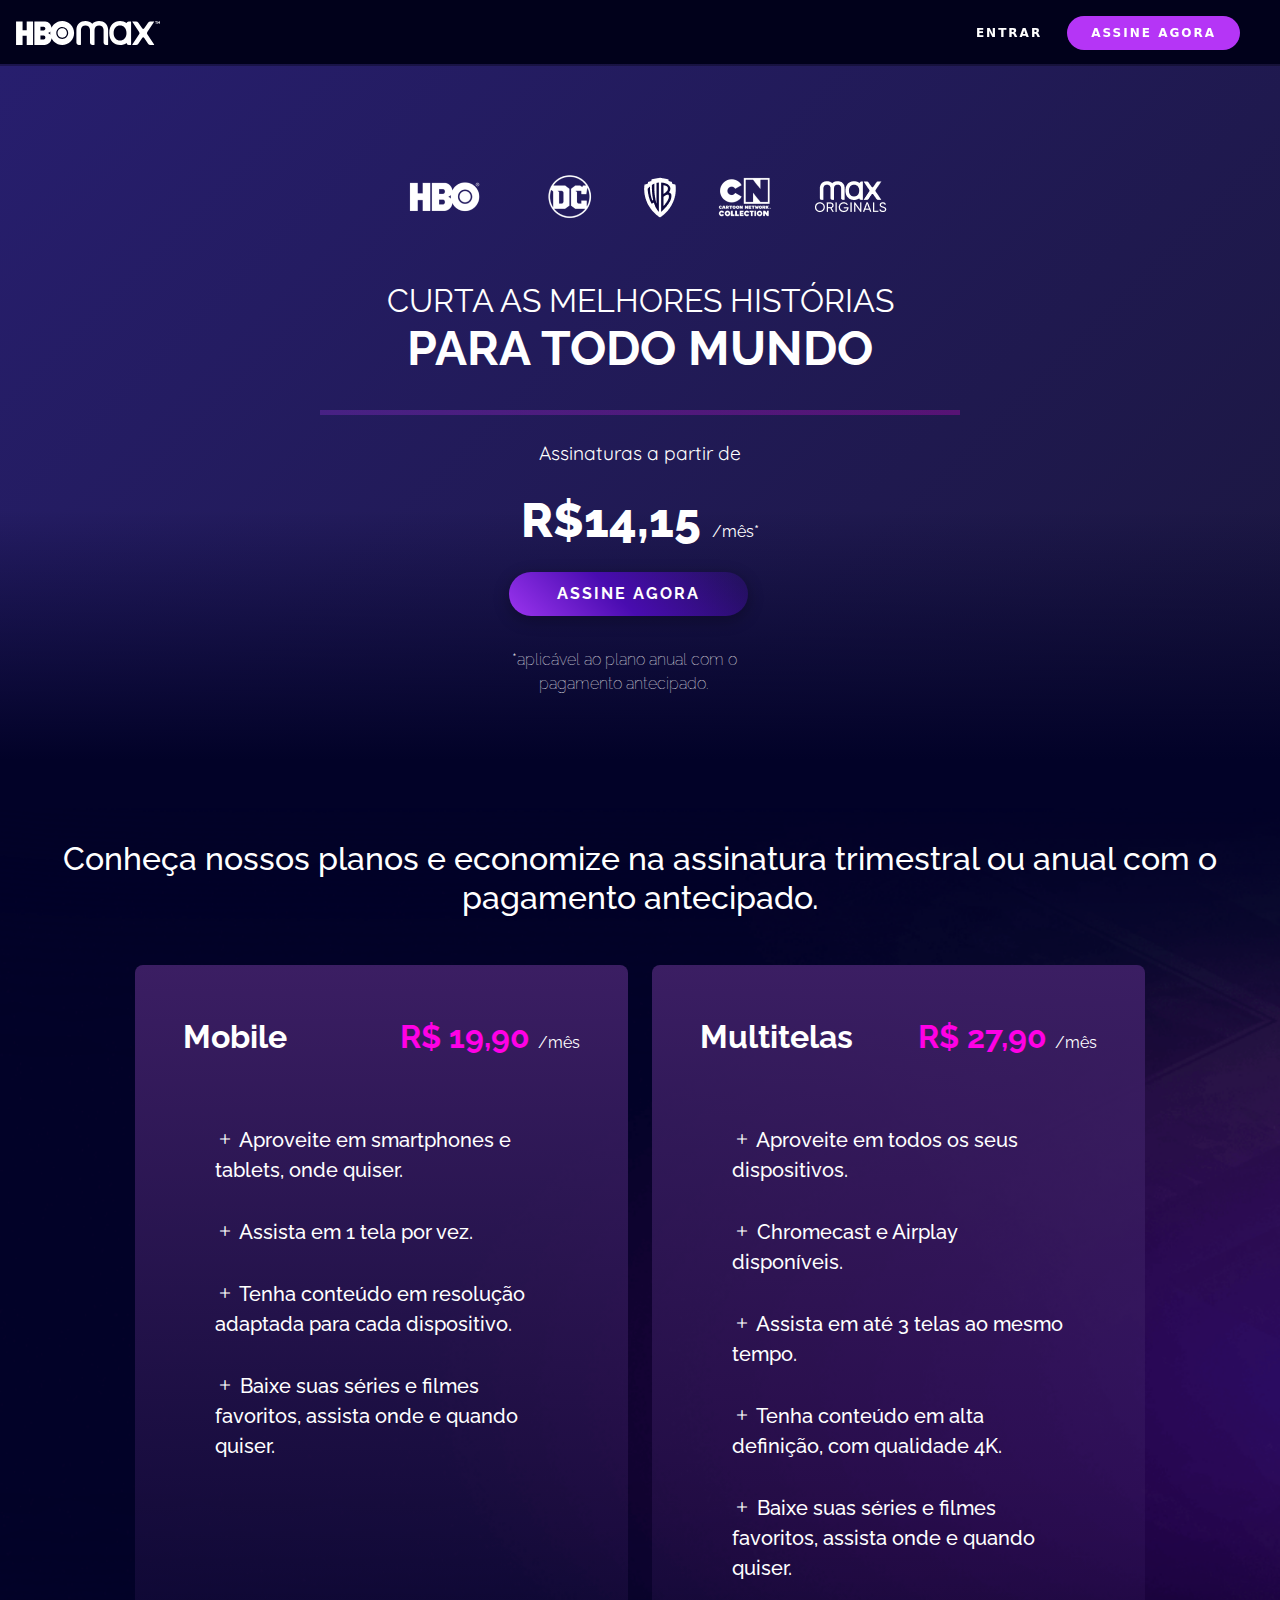
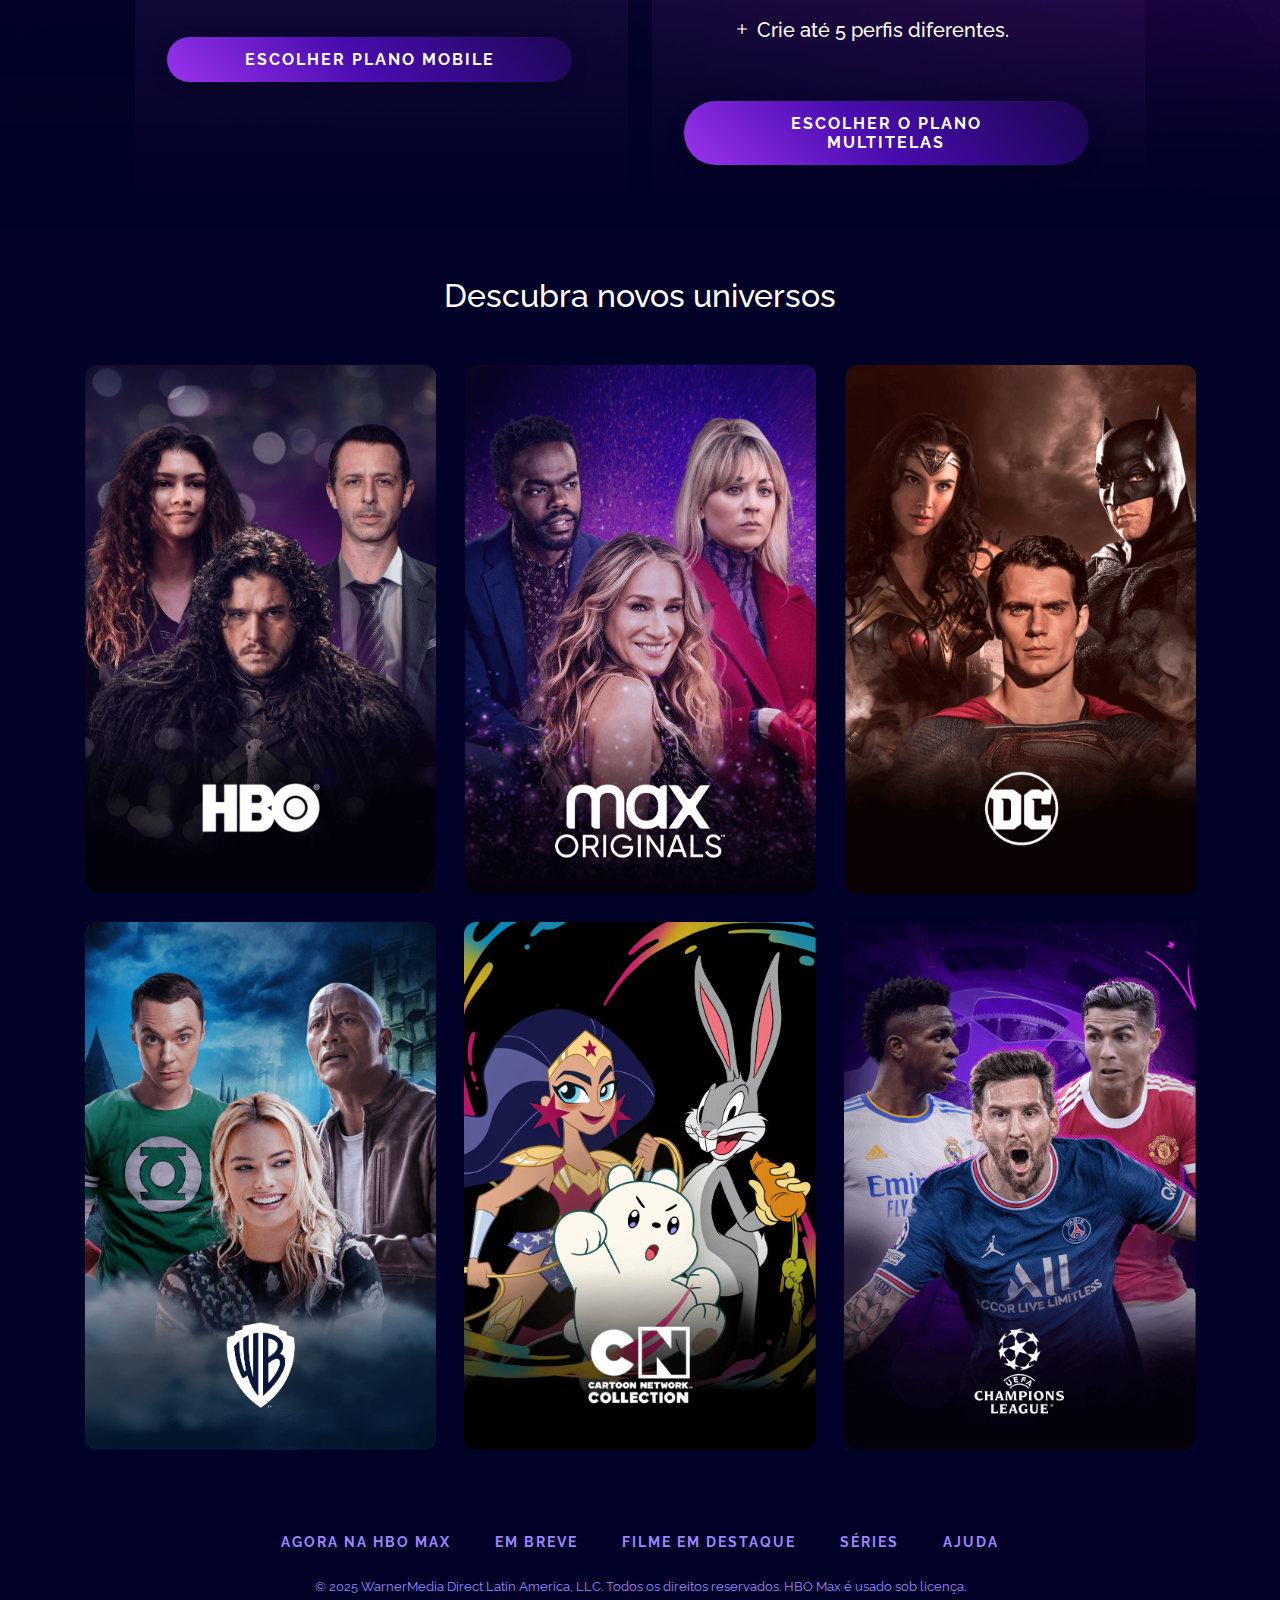
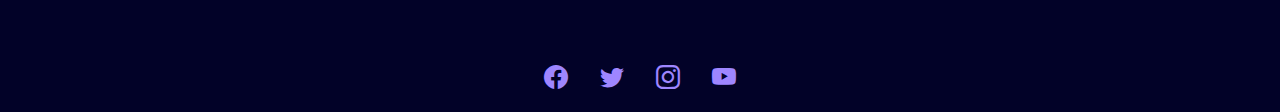
<file: index.html>
<!DOCTYPE html>
<html lang="pt-br">

<head>
    <meta charset="UTF-8">
    <meta name="viewport" content="width=device-width, initial-scale=1.0">
    <!-- Bootstrap CSS -->
    <link href="https://cdn.jsdelivr.net/npm/bootstrap@5.3.3/dist/css/bootstrap.min.css" rel="stylesheet">
    <!-- Bootstrap Icons -->
    <link href="https://cdn.jsdelivr.net/npm/bootstrap-icons@1.11.3/font/bootstrap-icons.css" rel="stylesheet">
    <!-- Seu CSS personalizado -->
    <link rel="stylesheet" href="/assets/css/global.css">
    <link rel="stylesheet" href="/assets/css/index.css">
    <title>HBO Max - Clone</title>
</head>

<body>
    <header class="d-flex justify-content-between align-items-center p-3 fixed-top header-hbo">
        <a href="/index.html">
            <img src="/assets/images/hbo-logo.svg" alt="HBO Max Logo">
        </a>
        <div>
            <a href="/signin.html" class="btn me-2 btn-entrar">Entrar</a>
            <a href="#" class="btn btn-assinar">Assine Agora</a>
        </div>
    </header>
    <div class="divider"></div>
    <section class="container-fluid py-5" id="home">
        <div class="home-content-wrapper">
            <div class="row w-100 m-0 container-home">
                <div class="col-12 d-flex justify-content-center align-items-center mb-4 gap-4 flex-wrap logo-container">
                    <img src="/assets/images/hbo.png" alt="Logo 1" height="50">
                    <img src="/assets/images/dc.png" alt="Logo 2" height="50">
                    <img src="/assets/images/wb.png" alt="Logo 3" height="50">
                    <img src="/assets/images/cartoon-network_neutral.png" alt="Logo 4" height="50">
                    <img src="/assets/images/max_originals.png" alt="Logo 5" height="50">
                </div>
            </div>
            <h1 class="text-center mb-2 titulo-text">Curta as melhores histórias <span class="titulo">Para todo mundo</span></h1>
            <hr class="mb-4 line">
            <div class="text-center mb-3">
                <p class="text-assinar">Assinaturas a partir de </p>
                   <p class="text-valor">R$14,15 <span class="text-mes">/mês*</span></p>
            </div>
            <div class="text-center mb-3 container-button">
                <a href="#planos" class="btn btn-comprar btn-lg">Assine Agora</a>
            </div>
            <p class="text-center text-p">*aplicável ao plano anual com o
                 pagamento antecipado.</p>
        </div>
    </section>
    <section class="container-fluid my-5" id="planos">
        <div class="row w-100 m-0 mb-4">
            <div class="col">
                <h2 class="text-center text-planos">Conheça nossos planos e economize na assinatura trimestral ou anual com o pagamento antecipado.</h2>
            </div>
        </div>
        <div class="row justify-content-center g-4">
            <!-- Plano Mobile -->
            <div class="col-md-5">
                <div class="card h-100 bg-transparent card-plans">
                    <div class="card-body">
                        <div class="d-flex justify-content-between align-items-center">
                            <h3 class="card-title mb-3">Mobile</h3>
                            <p class="mb-3 card-text">R$ 19,90 <span class="text-mes">/mês</span></p>
                        </div>
                        <ul class="list-unstyled mb-4 list-card">
                            <li><i class="bi bi-plus"></i> Aproveite em smartphones e tablets, onde quiser.</li>
                            <li><i class="bi bi-plus"></i> Assista em 1 tela por vez.</li>
                            <li><i class="bi bi-plus"></i> Tenha conteúdo em resolução adaptada para cada
                                dispositivo.</li>
                            <li><i class="bi bi-plus"></i> Baixe suas séries e filmes favoritos, assista onde e
                                quando quiser.</li>
                        </ul>
                        <div class="d-grid button-card">
                            <a href="#" class="btn btn-plano">Escolher plano mobile</a>
                        </div>
                    </div>
                </div>
            </div>
            <!-- Plano Multitelas -->
            <div class="col-md-5">
                <div class="card h-100 bg-transparent  card-plans">
                    <div class="card-body card-body-two">
                        <div class="d-flex justify-content-between align-items-center">
                            <h3 class="card-title mb-3">Multitelas</h3>
                            <p class=" mb-3 card-text">R$ 27,90 <span class="text-mes">/mês</span></p>
                        </div>
                        <ul class="list-unstyled mb-4 list-card">
                            <li><i class="bi bi-plus"></i> Aproveite em todos os seus dispositivos.</li>
                            <li><i class="bi bi-plus"></i> Chromecast e Airplay disponíveis.</li>
                            <li><i class="bi bi-plus"></i> Assista em até 3 telas ao mesmo tempo.</li>
                            <li><i class="bi bi-plus"></i> Tenha conteúdo em alta definição, com qualidade 4K.</li>
                            <li><i class="bi bi-plus"></i> Baixe suas séries e filmes favoritos, assista onde e
                                quando quiser.</li>
                            <li><i class="bi bi-plus"></i> Crie até 5 perfis diferentes.</li>
                        </ul>
                        <div class="d-grid">
                            <a href="#" class="btn btn-plano">Escolher o plano multitelas</a>
                        </div>
                    </div>
                </div>
            </div>
        </div>
    </section>
    <section class="container my-5">
        <div class="row mb-4">
            <div class="col">
                <h2 class="text-center text-universe">Descubra novos universos</h2>
            </div>
        </div>
        <!-- Slider wrapper for mobile -->
        <div class="d-block d-lg-none">
            <div id="universosCarousel" class="carousel slide" data-bs-ride="carousel">
            <div class="carousel-inner">
                <div class="carousel-item active">
                <div class="card-film h-100 position-relative">
                    <img src="/assets/images/hbo-default_0.webp" class="card-img-top img-fluid contents__image" alt="HBO">
                </div>
                </div>
                <div class="carousel-item">
                <div class="card-film h-100 position-relative">
                    <img src="/assets/images/MAX-Default.webp" class="card-img-top img-fluid contents__image" alt="Max">
                </div>
                </div>
                <div class="carousel-item">
                <div class="card-film h-100 position-relative">
                    <img src="/assets/images/DC_Default.webp" class="card-img-top img-fluid contents__image" alt="DC">
                </div>
                </div>
                <div class="carousel-item">
                <div class="card-film h-100 position-relative">
                    <img src="/assets/images/WB-Default.webp" class="card-img-top img-fluid contents__image" alt="Warner Bros">
                </div>
                </div>
                <div class="carousel-item">
                <div class="card-film h-100 position-relative">
                    <img src="/assets/images/CN-Default.webp" class="card-img-top img-fluid contents__image" alt="Cartoon Network">
                </div>
                </div>
                <div class="carousel-item">
                <div class="card-film h-100 position-relative">
                    <img src="/assets/images/UCL-Default.webp" class="card-img-top img-fluid contents__image" alt="UCL">
                </div>
                </div>
            </div>
            <button class="carousel-control-prev" type="button" data-bs-target="#universosCarousel" data-bs-slide="prev">
                <span class="carousel-control-prev-icon"></span>
            </button>
            <button class="carousel-control-next" type="button" data-bs-target="#universosCarousel" data-bs-slide="next">
                <span class="carousel-control-next-icon"></span>
            </button>
            </div>
        </div>
        <!-- Grid for desktop -->
        <div class="row g-4 justify-content-center card-universe d-none d-lg-flex">
            <!-- Card 1 -->
            <div class="col-12 col-sm-6 col-lg-4">
            <div class="card-film h-100 position-relative">
                <img src="/assets/images/hbo-default_0.webp" class="card-img-top img-fluid contents__image"
                alt="HBO">
            </div>
            </div>
            <!-- Card 2 -->
            <div class="col-12 col-sm-6 col-lg-4">
            <div class="card-film h-100 position-relative">
                <img src="/assets/images/MAX-Default.webp" class="card-img-top img-fluid contents__image"
                alt="Max">
            </div>
            </div>
            <!-- Card 3 -->
            <div class="col-12 col-sm-6 col-lg-4">
            <div class="card-film h-100 position-relative">
                <img src="/assets/images/DC_Default.webp" class="card-img-top img-fluid contents__image"
                alt="DC">
            </div>
            </div>
            <!-- Card 4 -->
            <div class="col-12 col-sm-6 col-lg-4">
            <div class="card-film h-100 position-relative">
                <img src="/assets/images/WB-Default.webp" class="card-img-top img-fluid contents__image"
                alt="Warner Bros">
            </div>
            </div>
            <!-- Card 5 -->
            <div class="col-12 col-sm-6 col-lg-4">
            <div class="card-film h-100 position-relative">
                <img src="/assets/images/CN-Default.webp" class="card-img-top img-fluid contents__image"
                alt="Cartoon Network">
            </div>
            </div>
            <!-- Card 6 -->
            <div class="col-12 col-sm-6 col-lg-4">
            <div class="card-film h-100 position-relative">
                <img src="/assets/images/UCL-Default.webp" class="card-img-top img-fluid contents__image"
                alt="UCL">
            </div>
            </div>
        </div>
    </section>
    <!-- Footer -->
    <footer class="pt-4 pb-3 mt-5 footer">
        <div class="container-footer">
            <ul class="nav justify-content-center mb-3">
                <li class="nav-item"><a class="nav-link px-2 text-reset" href="#">Agora na HBO Max </a></li>
                <li class="nav-item"><a class="nav-link px-2 text-reset" href="#">Em breve </a></li>
                <li class="nav-item"><a class="nav-link px-2 text-reset" href="#">Filme em destaque </a></li>
                <li class="nav-item"><a class="nav-link px-2 text-reset" href="#">Séries</a></li>
                <li class="nav-item"><a class="nav-link px-2 text-reset" href="#">Ajuda</a></li>
            </ul>
            <p class="text-center mb-4 text-paragrafo">&copy; 2025 WarnerMedia Direct Latin America, LLC. Todos os direitos
                reservados. HBO Max é usado sob licença.</p>
            <div class="d-flex justify-content-center footer-midias">
                <a href="#" class="fs-4 text-reset"><i class="bi bi-facebook"></i></a>
                <a href="#" class="fs-4 text-reset"><i class="bi bi-twitter"></i></a>
                <a href="#" class="fs-4 text-reset"><i class="bi bi-instagram"></i></a>
                <a href="#" class="fs-4 text-reset"><i class="bi bi-youtube"></i></a>
            </div>
        </div>
    </footer>

    <!-- Bootstrap JS Bundle (with Popper) -->
    <script src="https://cdn.jsdelivr.net/npm/bootstrap@5.3.3/dist/js/bootstrap.bundle.min.js"></script>
</body>

</html>
</file>
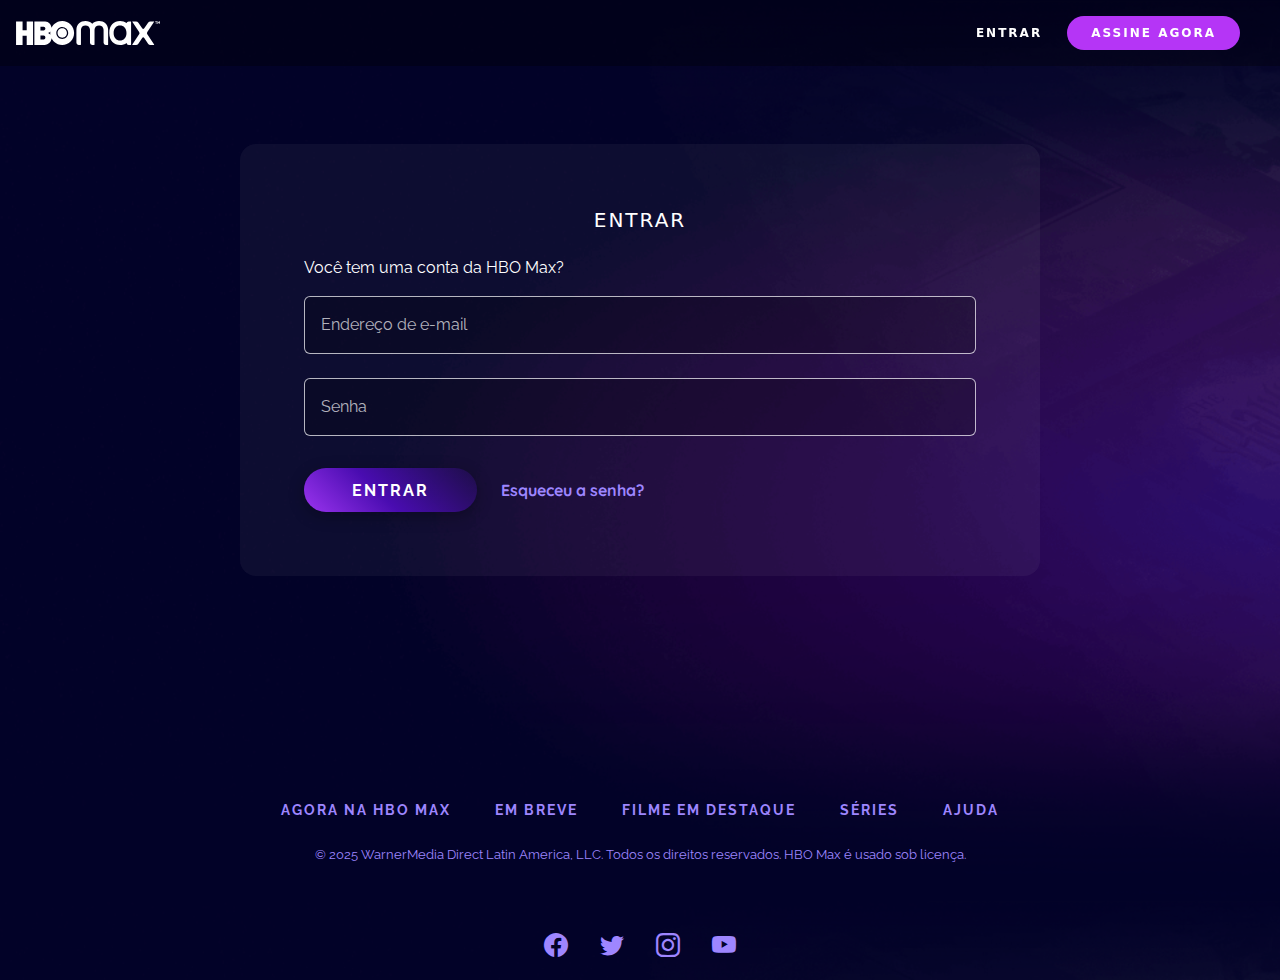
<file: signin.html>
<!DOCTYPE html>
<html lang="pt-br">

<head>
    <meta charset="UTF-8">
    <meta name="viewport" content="width=device-width, initial-scale=1.0">
    <!-- Bootstrap CSS -->
    <link href="https://cdn.jsdelivr.net/npm/bootstrap@5.3.3/dist/css/bootstrap.min.css" rel="stylesheet">
    <!-- Bootstrap Icons -->
    <link href="https://cdn.jsdelivr.net/npm/bootstrap-icons@1.11.3/font/bootstrap-icons.css" rel="stylesheet">
    <!-- Seu CSS personalizado -->
    <link rel="stylesheet" href="/assets/css/global.css">
    <link rel="stylesheet" href="/assets/css/index.css">
    <link rel="stylesheet" href="/assets/css/signin.css">
    <title>Entrar | HBO Max - Clone</title>
</head>

<body>
    <header class="d-flex justify-content-between align-items-center p-3 fixed-top header-hbo">
        <a href="/index.html">
            <img src="/assets/images/hbo-logo.svg" alt="HBO Max Logo">
        </a>
        <div>
            <a href="/signin.html" class="btn me-2 btn-entrar">Entrar</a>
            <a href="#" class="btn btn-assinar">Assine Agora</a>
        </div>
    </header>
    <div class="divider"></div>
    <main class="content d-flex justify-content-center align-items-center" style="min-height: 80vh;">
        <form class="login container" >
            <h1 class="login__title  text-center">Entrar</h1>
            <div class="mb-3">
                <label for="email" class="form-label">Você tem uma conta da HBO Max?</label>
                <input
                    type="email"
                    class="form-control"
                    id="email"
                    name="email"
                    placeholder="Endereço de e-mail"
                    required
                />
            </div>
            <div class="mb-3">
                <input
                    type="password"
                    class="form-control"
                    id="password"
                    name="password"
                    placeholder="Senha"
                    minlength="8"
                    required
                />
            </div>
            <div class="d-flex align-items-center singin">
                <button type="submit" class="btn btn-plano">Entrar</button>
                <a href="#" class="forget">Esqueceu a senha?</a>
            </div>
        </form>
    </main>
    <!-- Footer -->
    <footer class="pt-4 pb-3 mt-5 footer">
        <div class="container-footer">
            <ul class="nav justify-content-center mb-3">
                <li class="nav-item"><a class="nav-link px-2 text-reset" href="#">Agora na HBO Max </a></li>
                <li class="nav-item"><a class="nav-link px-2 text-reset" href="#">Em breve </a></li>
                <li class="nav-item"><a class="nav-link px-2 text-reset" href="#">Filme em destaque </a></li>
                <li class="nav-item"><a class="nav-link px-2 text-reset" href="#">Séries</a></li>
                <li class="nav-item"><a class="nav-link px-2 text-reset" href="#">Ajuda</a></li>
            </ul>
            <p class="text-center mb-4 text-paragrafo">&copy; 2025 WarnerMedia Direct Latin America, LLC. Todos os direitos
                reservados. HBO Max é usado sob licença.</p>
            <div class="d-flex justify-content-center footer-midias">
                <a href="#" class="fs-4 text-reset"><i class="bi bi-facebook"></i></a>
                <a href="#" class="fs-4 text-reset"><i class="bi bi-twitter"></i></a>
                <a href="#" class="fs-4 text-reset"><i class="bi bi-instagram"></i></a>
                <a href="#" class="fs-4 text-reset"><i class="bi bi-youtube"></i></a>
            </div>
        </div>
    </footer>

    <!-- Bootstrap JS Bundle (with Popper) -->
    <script src="https://cdn.jsdelivr.net/npm/bootstrap@5.3.3/dist/js/bootstrap.bundle.min.js"></script>
</body>

</html>
</file>
<file: assets/css/global.css>
@import url("https://fonts.googleapis.com/css2?family=Raleway:wght@300;400;500;600;700&display=swap");
@import url("https://fonts.googleapis.com/css2?family=Quicksand:wght@300;400;700&display=swap");

:root {
  --primary-color: #020228;
  --secondary-color: #ff00e5;
  --tertiary-color: #b535f6;
  --btn-bg-color-gradient: linear-gradient(
    45deg,
    #9b34ef 0%,
    #490cb0 20%,
    transparent 50%
  );
  --btn-link-bg-color: #fff;
  --btn-link-color: #000;
  --card-bg-color: linear-gradient(0deg, transparent, #3b1e63);
  --divider-bg-color: linear-gradient(
    90deg,
    #5516ba,
    rgba(255, 0, 229, 0.5) 80%
  );
  --nav-bg-color: rgba(0, 0, 0, 0.3);
  --text-color: #fff;
  --link-color: #9e86ff;
  --form-bg-color: rgba(211, 211, 211, 0.06);
  --form-field-bg-color: rgba(0, 0, 0, 0.2);
  --form-field-border: 1px solid rgba(255, 255, 255, 0.7);
  --form-field-placeholder: rgba(255, 255, 255, 0.7);
  --form-field-error: rgb(255, 76, 76);

  scroll-behavior: smooth;
}

/* Custom Scroll */

::-webkit-scrollbar {
  width: 8px;
}

::-webkit-scrollbar-thumb {
  background: var(--tertiary-color);
  border-radius: 10px;
}

::-webkit-scrollbar-thumb:hover {
  background: var(--secondary-color);
}

body {
  background-color: var(--primary-color);
  color: var(--text-color);
}

header {
  background-color: var(--nav-bg-color);
}

header img {
  height: 1.5rem;
  width: 100%;
}

.btn-entrar,
.btn-assinar {
  margin-right: 24px;
  font-weight: 700;
  font-size: 0.75rem;
  color: var(--text-color);
  text-decoration: none;
  text-transform: uppercase;
  letter-spacing: 2px;
  border: none;
}

.btn-entrar:hover,
.btn-assinar:hover {
  transition: background 1s, color 1s;
}

.btn-entrar:focus,
.btn-assinar:focus {
  outline: none;
}

.btn-assinar {
  background: var(--tertiary-color);
  padding: 0.5rem 1.5rem;
  border-radius: 10rem;
}

.btn-assinar:hover {
  background: var(--btn-link-bg-color);
}

@keyframes wiggle {
  0%,
  100% {
    transform: rotate(0deg);
  }
  15% {
    transform: rotate(-8deg);
  }
  30% {
    transform: rotate(8deg);
  }
  45% {
    transform: rotate(-6deg);
  }
  60% {
    transform: rotate(6deg);
  }
  75% {
    transform: rotate(-4deg);
  }
}

.btn-comprar,
.btn-plano {
  background: var(--btn-bg-color-gradient);
  color: var(--text-color);
  font: 700 1rem "Raleway", sans-serif;
  text-transform: uppercase;
  letter-spacing: 0.125rem;
  border: none;
  padding: 0.8rem 3rem;
  border-radius: 10rem;
  cursor: pointer;
  box-shadow: 0 4px 16px rgba(0, 0, 0, 0.3);
  background-size: 250%;
  margin-right: 1.5rem;
}

.btn-comprar {
  transition: background 1s, outline 1s, transform 1s;
}

.btn-comprar:hover {
  background-position: 100%;
  outline: 2px solid var(--secondary-color);
  animation: wiggle 0.6s;
}

.btn-plano {
  transition: background 1s, outline 1s, transform 0.4s;
  transform-style: preserve-3d;
}

.btn-plano:hover {
  background-position: 100%;
  outline: 2px solid var(--secondary-color);
  transform: translateY(-8px) translateZ(20px) scale(1.05);
}

footer {
  color: var(--link-color);
  font-family: "raleway", sans-serif;
}

.nav-item{
  font-weight: bold;
  text-transform: uppercase;
  text-decoration: none;
  margin: 0 0.875rem;
  letter-spacing: 0.125rem;
  font-size: 0.875rem;
}

.nav-item:hover {
  color: var(--text-color);
}

.text-paragrafo{
  font-size: .8rem;
  color:var(--link-color);
}

.footer-midias{
  margin-top: 4rem;
  gap: 2rem;
}

/* media queries */

@media screen and (max-width: 500px) {

header{
  flex-direction: column;
  align-items: center;
  justify-content: center;
}

header img{
  margin-bottom: 1rem;
  width: 80%;
}

header a{
  gap: 1rem;
  padding: .5rem;
  margin: 0 1rem;
}

.divider{
  height: 3.5rem;
}

.nav{
  flex-direction: column;
  align-items: center;
  justify-content: center;

}

}
</file>
<file: assets/css/index.css>
@import url(/assets/css/global.css);

#home {
  position: relative;
  margin-top: 4rem;
  padding: 6.25rem 0 18.75rem;
  background: linear-gradient(-45deg, #56125b, #0f0f10, #271e6e);
  background-size: 400% 400%;
  animation: gradient 10s ease infinite alternate;
  z-index: 1;
}

#home::after {
  content: "";
  width: 100%;
  height: 15.625rem;
  position: absolute;
  bottom: 0;
  background: linear-gradient(0deg, var(--primary-color), transparent);
  z-index: -1;
}

.logo-container {
  margin-top: 1.5rem;
  padding: 2rem;
}

.logo-container img {
  width: auto;
  height: auto;
}

@keyframes gradient {
  0% {
    background-position: 0% 50%;
  }
  50% {
    background-position: 100% 50%;
  }
  100% {
    background-position: 0% 50%;
  }
}

.titulo-text {
  text-transform: uppercase;
  font-weight: 400;
  font-family: "raleway", sans-serif;
  font-size: 2rem;
}

.titulo {
  display: block;
  font-weight: 700;
  font-size: 3rem;
}

.line {
  width: 50%;
  max-width: 50.25rem;
  height: 0.3rem;
  background: linear-gradient(90deg, #b535f6, #ff00e5);
  margin: 0 auto;
  border: none;
  margin-top: 2rem;
}

.text-assinar {
  font-family: "Quicksand", sans-serif;
  font-size: 1.2rem;
}

.text-valor {
  font-family: "raleway", sans-serif;
  font-size: 2rem;
  font-weight: 700;
}

.text-valor {
  font-size: 3rem;
  font-weight: 800;
}

.text-mes {
  font-size: 1rem;
  font-weight: 400;
  color: var(--text-color);
}

.text-p {
  font-weight: 100;
  font-family: "raleway", sans-serif;
  font-size: 1rem;
  color: var(--text-color);
  white-space: pre-line;
  margin-right: 2rem;
  margin-top: 2rem;
}

#planos {
  padding: 2rem;
  background: url(/assets/images/background-movies-series.png) no-repeat;
  background-size: cover;
  position: relative;
}

.text-planos, .text-universe {
  font-family: "raleway", sans-serif;
  font-size: 2rem;
  font-weight: 500;
  text-align: center;
  max-width: 75rem;
  margin: 0 auto;
  margin-bottom: 1.5rem;
}

.card-plans{
  perspective: 2000px;
  perspective-origin: top;
  border: none;
}

.card-body {
  background: linear-gradient(0deg, transparent, #3b1e63);
  border-radius: 0.5rem;
  color: var(--text-color);
  font-family: "raleway", sans-serif;
  font-size: 1.25rem;
  padding: 2rem;
  transition: transform 0.8s cubic-bezier(0.4, 0.2, 0.2, 1);
}

.card-body:hover {
  transform: rotateY(25deg);
}

.cardy-body-two{
  transition: transform 0.8s cubic-bezier(0.4, 0.2, 0.2, 1);
}

.card-body-two:hover {
  transform: rotateY(-25deg);
}

.card-title,
.card-text {
  font-size: 2rem;
  font-weight: 700;
  margin: 1rem;
  font-family: "raleway", sans-serif;
}

.card-text {
  color: var(--secondary-color);
}

.list-card,
.list-card li {
  margin: 1rem;
  padding: 0.5rem;
  font-weight: 500;
}

.button-card {
  margin-top: 9rem;
}

.card-film, .carousel-inner {
  border-radius: 1rem;
  background-repeat: no-repeat;
  background-size: cover;
  background-position: center;
  border: 2px solid transparent;
  transition: transform 0.8s, background 0.8s, border 1s;
}
.card-film:hover, .carousel-inner:hover {
  transform: scale(1.05);
  border: 2px solid var(--tertiary-color);
}

.card-film:hover .contents__image {
  opacity: 0;
}

.contents__image {
  width: 100%;
  object-fit: cover;
  object-position: center;
  transition: opacity 2s;
}

/*mobile*/
.carousel-inner > div:nth-child(1) .card-film:hover {
  background-image: url("/assets/images/hbo-hover_0.webp");
}

.carousel-inner > div:nth-child(2) .card-film:hover {
  background-image: url("/assets/images/MAX-Hover.webp");
}

.carousel-inner > div:nth-child(3) .card-film:hover {
  background-image: url("/assets/images/DC-Hover.webp");
}

.carousel-inner > div:nth-child(4) .card-film:hover {
  background-image: url("/assets/images/WB-Hover.webp");
}

.carousel-inner > div:nth-child(5) .card-film:hover {
  background-image: url("/assets/images/CN-Hover.png");
}

.carousel-inner > div:nth-child(6) .card-film:hover {
  background-image: url("/assets/images/UCL-Hover.webp");
}

/*desktop*/
.card-universe > div:nth-child(1) .card-film:hover {
  background-image: url("/assets/images/hbo-hover_0.webp");
}

.card-universe > div:nth-child(2) .card-film:hover {
  background-image: url("/assets/images/MAX-Hover.webp");
}

.card-universe > div:nth-child(3) .card-film:hover {
  background-image: url("/assets/images/DC-Hover.webp");
}

.card-universe > div:nth-child(4) .card-film:hover {
  background-image: url("/assets/images/WB-Hover.webp");
}

.card-universe > div:nth-child(5) .card-film:hover {
  background-image: url("/assets/images/CN-Hover.png");
}

.card-universe > div:nth-child(6) .card-film:hover {
  background-image: url("/assets/images/UCL-Hover.webp");
}

/* Responsividade para tablets */
@media screen and (max-width: 900px) {
  .logo-container {
    padding: 1rem;
    margin-top: 1rem;
  }

  .titulo-text {
    font-size: 1.3rem;
  }

  .titulo {
    font-size: 2rem;
  }

  .line {
    width: 70%;
    margin-top: 1rem;
  }

  .text-assinar {
    font-size: 1rem;
  }

  .text-valor {
    font-size: 2rem;
  }

  .text-mes {
    font-size: 0.9rem;
  }

  .text-p {
    font-size: 0.9rem;
    margin-right: 1rem;
    margin-top: 1rem;
  }

  .text-planos, .text-universe {
    font-size: 1.2rem;
  }

  #planos, .text-planos, .text-universe, .card-body {
    padding: 1rem;
    margin: 0;
  }

  .card-title,
  .card-text {
    font-size: 1.2rem;
    margin: 0.5rem;
  }

  .list-card,
  .list-card li {
    margin: 0.5rem;
    padding: .9rem;
    font-size: 0.95rem;
  }

  .button-card {
    margin-top: 8rem;
  }
}

/* Responsividade para celulares */
@media screen and (max-width: 500px) {


  .logo-container {
    padding: 0.5rem;
    margin-top: 0.5rem;
  }

  .titulo-text {
    font-size: 1.5rem;
    margin: 1rem 0;

  }

  .titulo {
    font-size: 2.5rem;
    margin: 1rem 0;
  }

  .line {
    width: 90%;
    margin-top: 0.5rem;
  }

  .text-assinar {
    font-size: 1rem;
  }

  .text-valor {
    font-size: 2rem;
  }

  .text-mes {
    font-size: 0.8rem;
  }

  .text-p {
    font-size: 0.8rem;
    margin-right: 1rem;
    margin-top: 1rem;
  }

  .text-planos, .text-universe {
    font-size: 1.5rem;
  }

  #planos, .text-planos, .text-universe, .card-body {
    padding: 0;
    margin: 0;
  }

  .card-title,
  .card-text {
    font-size: 1rem;
    margin: 0.25rem;
  }

  .list-card,
  .list-card li {
    margin: 0.25rem;
    padding: 0.9rem;
    font-size: 0.85rem;
  }

  .button-card {
    margin-top: 2rem;
  }

  .card-body {
    font-size: 1rem;
    padding: 1rem;
  }
  .card-film, .carousel-inner {
    border-radius: 0.5rem;
  }
}
</file>
<file: assets/css/signin.css>
@import url(/assets/css/global.css);
@import url(/assets/css/index.css);

body {
  background-image: url("../images/background-movies-series.png");
  background-size: cover;
  height: 100vh;
}

.container {
  background-color: var(--form-bg-color);
  border-radius: 1rem;
  padding: 2rem;
  max-width: 800px;
  padding: 4rem;
}

.container h1 {
  font-size: 1.25rem;
  text-transform: uppercase;
  letter-spacing: 2px;
  margin-bottom: 1.5rem;
}

.form-label {
  font-family: "Raleway", sans-serif;
  font-size: 1rem;
  margin-bottom: 1rem;
}

.form-control {
  font-family: "Raleway", sans-serif;
  background-color: var(--form-field-bg-color);
  border: var(--form-field-border);
  padding: 1rem;
  margin-bottom: 1.5rem;
  color: var(--text-color);
}

.form-control::placeholder {
  color: var(--form-field-placeholder);
}

.form-control:focus {
  background-color: var(--form-field-bg-color);
  border: 2px solid #b535f6;
  box-shadow: 0 0 6px 1px rgba(54, 13, 74, 0.54);
  outline: none;
  transition: border 0.2s, box-shadow 0.2s;
  color: var(--text-color);
}

input.form-control:invalid:not(:placeholder-shown) {
  border-color: var(--form-field-error);
}
.forget {
  font-size: 1rem;
  color: var(--link-color);
  font-weight: 700;
  text-decoration: none;
  font-family: "quicksand", sans-serif;
}

.singin {
  margin-top: 2rem;
}

/* Telas menores que 900px */
@media (max-width: 900px) {
    .container {
        padding: 2rem;
        margin: 2rem auto;
        max-width: 95%;
    }

    .container h1 {
        font-size: 1.1rem;
        margin-bottom: 1.2rem;
    }

    .form-label,
    .form-control {
        font-size: 1rem;
    }

    .forget {
        font-size: 1rem;
    }

    .singin {
        margin-top: 1.2rem;
    }
}

/* Telas menores que 600px */
@media (max-width: 600px) {
    .container {
        padding: 1.2rem;
        margin: 1rem;
    }

    .container h1 {
        font-size: 1rem;
        letter-spacing: 1px;
        margin-bottom: 1rem;
    }

    .form-label,
    .form-control {
        font-size: 1rem;
        padding: 0.7rem;
    }

    .form-control {
        margin-bottom: 0.8rem;
    }

    .forget {
        font-size: 1rem;
    }

    .singin {
        margin-top: 0.8rem;
    }
}

/* Telas menores que 400px */
@media (max-width: 400px) {
    .container {
        padding: 0.7rem;
        margin: 0.5rem;
        border-radius: 0.5rem;
    }

    .container h1 {
        font-size: 0.9rem;
        letter-spacing: 0.5px;
    }

    .form-label,
    .form-control {
        font-size: 0.8rem;
        padding: 0.5rem;
    }

    .form-control {
        margin-bottom: 0.5rem;
    }

    .forget {
        font-size: 0.7rem;
    }

    .singin {
        margin-top: 0.5rem;
    }
}
</file>
